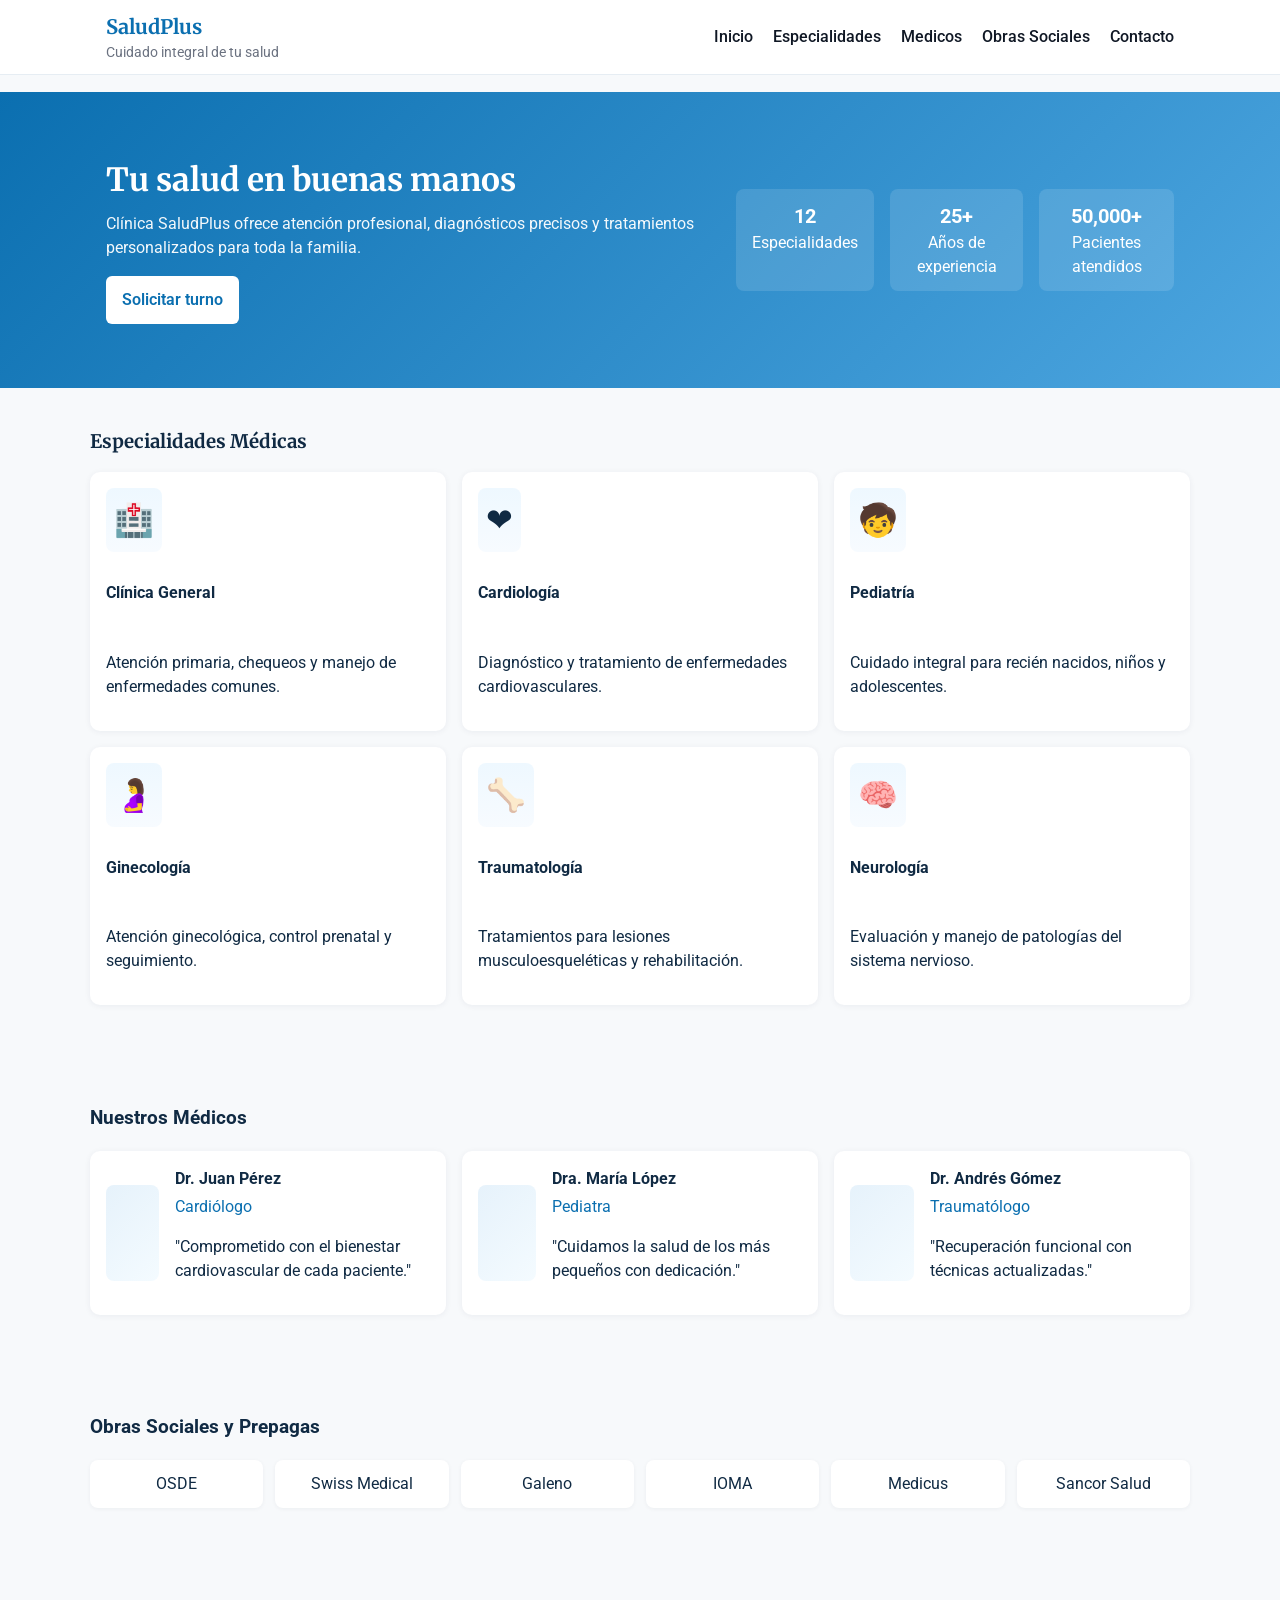
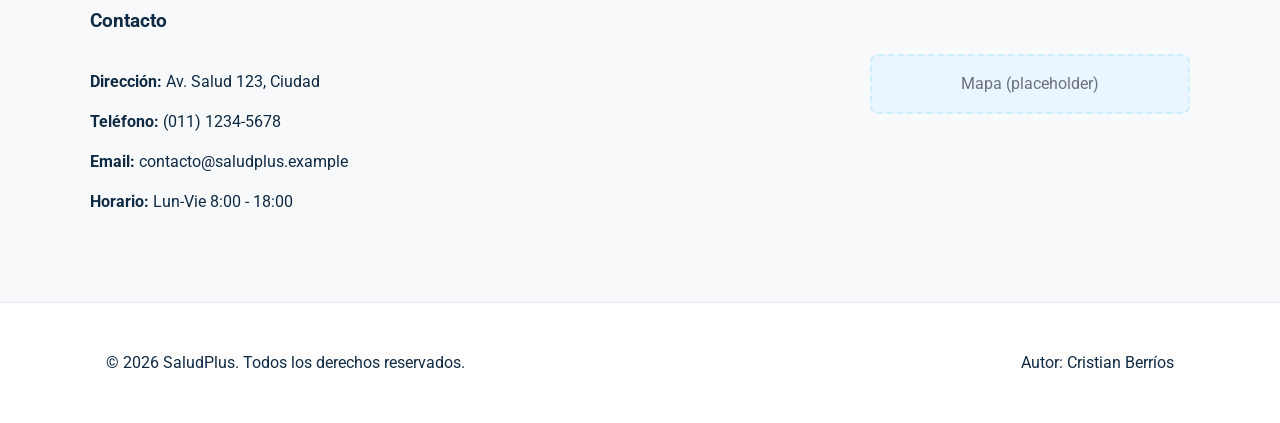
<file: index.html>
<!doctype html>
<html lang="es">
<head>
	<meta charset="utf-8" />
	<meta name="viewport" content="width=device-width, initial-scale=1" />
	<title>SaludPlus - Clínica</title>
	<link rel="stylesheet" href="CSS/styles.css">
	<link href="https://fonts.googleapis.com/css2?family=Roboto:wght@300;400;700&family=Merriweather:wght@300;400;700&display=swap" rel="stylesheet">
</head>
<body>
	<header class="site-header" id="inicio">
		<div class="container header-inner">
			<div class="brand">
				<h1>SaludPlus</h1>
				<p class="tag">Cuidado integral de tu salud</p>
			</div>
			<nav class="main-nav">
				<a href="#inicio">Inicio</a>
				<a href="#especialidades">Especialidades</a>
				<a href="#medicos">Medicos</a>
				<a href="#obras">Obras Sociales</a>
				<a href="#contacto">Contacto</a>
			</nav>
		</div>
	</header>

	<main>
		<section class="hero">
			<div class="container hero-inner">
				<div class="hero-text">
					<h2>Tu salud en buenas manos</h2>
					<p>Clínica SaludPlus ofrece atención profesional, diagnósticos precisos y tratamientos personalizados para toda la familia.</p>
					<a class="btn primary" href="turnos.html">Solicitar turno</a>
				</div>
				<div class="hero-stats">
					<div class="stat">
						<strong>12</strong>
						<span>Especialidades</span>
					</div>
					<div class="stat">
						<strong>25+</strong>
						<span>Años de experiencia</span>
					</div>
					<div class="stat">
						<strong>50,000+</strong>
						<span>Pacientes atendidos</span>
					</div>
				</div>
			</div>
		</section>

		<section id="especialidades" class="especialidades container">
			<h3>Especialidades Médicas</h3>
			<div class="grid-especialidades">
				<article class="card spec">
					<div class="spec-icon">🏥</div>
					<h4>Clínica General</h4>
					<p>Atención primaria, chequeos y manejo de enfermedades comunes.</p>
				</article>
				<article class="card spec">
					<div class="spec-icon">❤️</div>
					<h4>Cardiología</h4>
					<p>Diagnóstico y tratamiento de enfermedades cardiovasculares.</p>
				</article>
				<article class="card spec">
					<div class="spec-icon">🧒</div>
					<h4>Pediatría</h4>
					<p>Cuidado integral para recién nacidos, niños y adolescentes.</p>
				</article>
				<article class="card spec">
					<div class="spec-icon">🤰</div>
					<h4>Ginecología</h4>
					<p>Atención ginecológica, control prenatal y seguimiento.</p>
				</article>
				<article class="card spec">
					<div class="spec-icon">🦴</div>
					<h4>Traumatología</h4>
					<p>Tratamientos para lesiones musculoesqueléticas y rehabilitación.</p>
				</article>
				<article class="card spec">
					<div class="spec-icon">🧠</div>
					<h4>Neurología</h4>
					<p>Evaluación y manejo de patologías del sistema nervioso.</p>
				</article>
			</div>
		</section>

		<section id="medicos" class="medicos container">
			<h3>Nuestros Médicos</h3>
			<div class="medicos-list">
				<div class="medico card">
					<div class="avatar" aria-hidden="true"></div>
					<div class="info">
						<h4>Dr. Juan Pérez</h4>
						<p class="role">Cardiólogo</p>
						<p class="bio">"Comprometido con el bienestar cardiovascular de cada paciente."</p>
					</div>
				</div>
				<div class="medico card">
					<div class="avatar" aria-hidden="true"></div>
					<div class="info">
						<h4>Dra. María López</h4>
						<p class="role">Pediatra</p>
						<p class="bio">"Cuidamos la salud de los más pequeños con dedicación."</p>
					</div>
				</div>
				<div class="medico card">
					<div class="avatar" aria-hidden="true"></div>
					<div class="info">
						<h4>Dr. Andrés Gómez</h4>
						<p class="role">Traumatólogo</p>
						<p class="bio">"Recuperación funcional con técnicas actualizadas."</p>
					</div>
				</div>
			</div>
		</section>

		<section id="obras" class="obras container">
			<h3>Obras Sociales y Prepagas</h3>
			<div class="obras-grid">
				<div class="obra">OSDE</div>
				<div class="obra">Swiss Medical</div>
				<div class="obra">Galeno</div>
				<div class="obra">IOMA</div>
				<div class="obra">Medicus</div>
				<div class="obra">Sancor Salud</div>
			</div>
		</section>

		<section id="contacto" class="contacto container">
			<h3>Contacto</h3>
			<div class="contact-grid">
				<div class="contact-info">
					<p><strong>Dirección:</strong> Av. Salud 123, Ciudad</p>
					<p><strong>Teléfono:</strong> (011) 1234-5678</p>
					<p><strong>Email:</strong> contacto@saludplus.example</p>
					<p><strong>Horario:</strong> Lun-Vie 8:00 - 18:00</p>
				</div>
				<div class="map-placeholder">Mapa (placeholder)</div>
			</div>
		</section>
	</main>

	<footer class="site-footer">
		<div class="container footer-inner">
			<p>© 2026 SaludPlus. Todos los derechos reservados.</p>
			<p>Autor: Cristian Berríos</p>
		</div>
	</footer>

</body>
</html>
</file>
<file: CSS/styles.css>
:root{
	--blue-600:#0b6fb0;
	--blue-500:#1e88d1;
	--blue-400:#4da6e0;
	--muted:#6b7280;
	--bg:#f7f9fb;
	--card-bg:#ffffff;
	--accent:#0b6fb0;
	--max-width:1100px;
}
*{box-sizing:border-box}
body{font-family:Roboto, system-ui, -apple-system, 'Segoe UI', Arial;line-height:1.5;color:#102a43;background:var(--bg);margin:0}
.container{max-width:var(--max-width);margin:0 auto;padding:1rem}

/* Header - Flexbox */
.site-header{position:fixed;top:0;left:0;right:0;background:rgba(255,255,255,0.95);backdrop-filter:saturate(120%) blur(4px);border-bottom:1px solid #e6edf3;z-index:40}
.header-inner{display:flex;align-items:center;justify-content:space-between;padding:0.75rem 1rem}
.brand h1{margin:0;font-family:Merriweather, serif;color:var(--blue-600);font-size:1.25rem}
.brand .tag{margin:0;font-size:0.85rem;color:var(--muted)}
.main-nav a{margin-left:1rem;color:#0f1724;text-decoration:none;font-weight:500}
.main-nav a:hover{color:var(--accent)}

main{padding-top:92px}

/* Hero */
.hero{padding:3rem 0;background:linear-gradient(135deg,var(--blue-600),var(--blue-400));color:#fff}
.hero-inner{display:flex;align-items:center;justify-content:space-between;gap:2rem}
.hero-text{max-width:56%}
.hero-text h2{font-family:Merriweather, serif;font-size:2rem;margin:0 0 0.5rem}
.hero-text p{margin:0 0 1rem;opacity:0.95}
.btn{display:inline-block;padding:0.75rem 1rem;border-radius:6px;text-decoration:none}
.btn.primary{background:#fff;color:var(--blue-600);font-weight:600}
.hero-stats{display:flex;gap:1rem}
.stat{background:rgba(255,255,255,0.12);padding:0.75rem 1rem;border-radius:8px;text-align:center}
.stat strong{display:block;font-size:1.25rem}

/* Especialidades - Grid */
.especialidades{padding:2.5rem 0}
.especialidades h3{margin-top:0;margin-bottom:1rem;font-family:Merriweather, serif}
.grid-especialidades{display:grid;grid-template-columns:repeat(auto-fit,minmax(220px,1fr));gap:1rem}
.card{background:var(--card-bg);padding:1rem;border-radius:10px;box-shadow:0 1px 6px rgba(16,42,67,0.06)}
.spec{display:flex;flex-direction:column;align-items:flex-start;gap:0.5rem}
.spec-icon{font-size:2rem;background:linear-gradient(180deg,#eef8ff,#f7fbff);padding:0.5rem;border-radius:8px}

/* Medicos - Flexbox */
.medicos{padding:2.5rem 0}
.medicos-list{display:flex;flex-direction:row;gap:1rem;flex-wrap:wrap}
.medico{display:flex;align-items:center;gap:1rem;flex:1 1 300px}
.avatar{width:96px;height:96px;background:linear-gradient(135deg,#e6f2fb,#f4fbff);border-radius:8px}
.info h4{margin:0}
.role{color:var(--accent);margin:0.25rem 0}

/* Obras Sociales */
.obras{padding:2.5rem 0}
.obras-grid{display:grid;grid-template-columns:repeat(auto-fit,minmax(140px,1fr));gap:0.75rem}
.obra{background:#fff;padding:0.75rem;border-radius:8px;text-align:center;box-shadow:0 1px 4px rgba(16,42,67,0.05)}

/* Contacto */
.contacto{padding:2.5rem 0}
.contact-grid{display:grid;grid-template-columns:1fr 320px;gap:1rem;align-items:start}
.map-placeholder{background:#eaf5ff;border:2px dashed #cfeefc;border-radius:8px;padding:1rem;text-align:center;color:var(--muted)}

/* Footer */
.site-footer{background:#fff;border-top:1px solid #e6edf3;padding:1rem 0;margin-top:2rem}
.footer-inner{display:flex;justify-content:space-between;align-items:center;gap:1rem}

/* Responsive tweaks */
@media (max-width:900px){
	.hero-inner{flex-direction:column;align-items:flex-start}
	.hero-text{max-width:100%}
	.container{padding:1rem}
}

@media (min-width:1024px){
	.grid-especialidades{grid-template-columns:repeat(3,1fr)}
}
</file>
